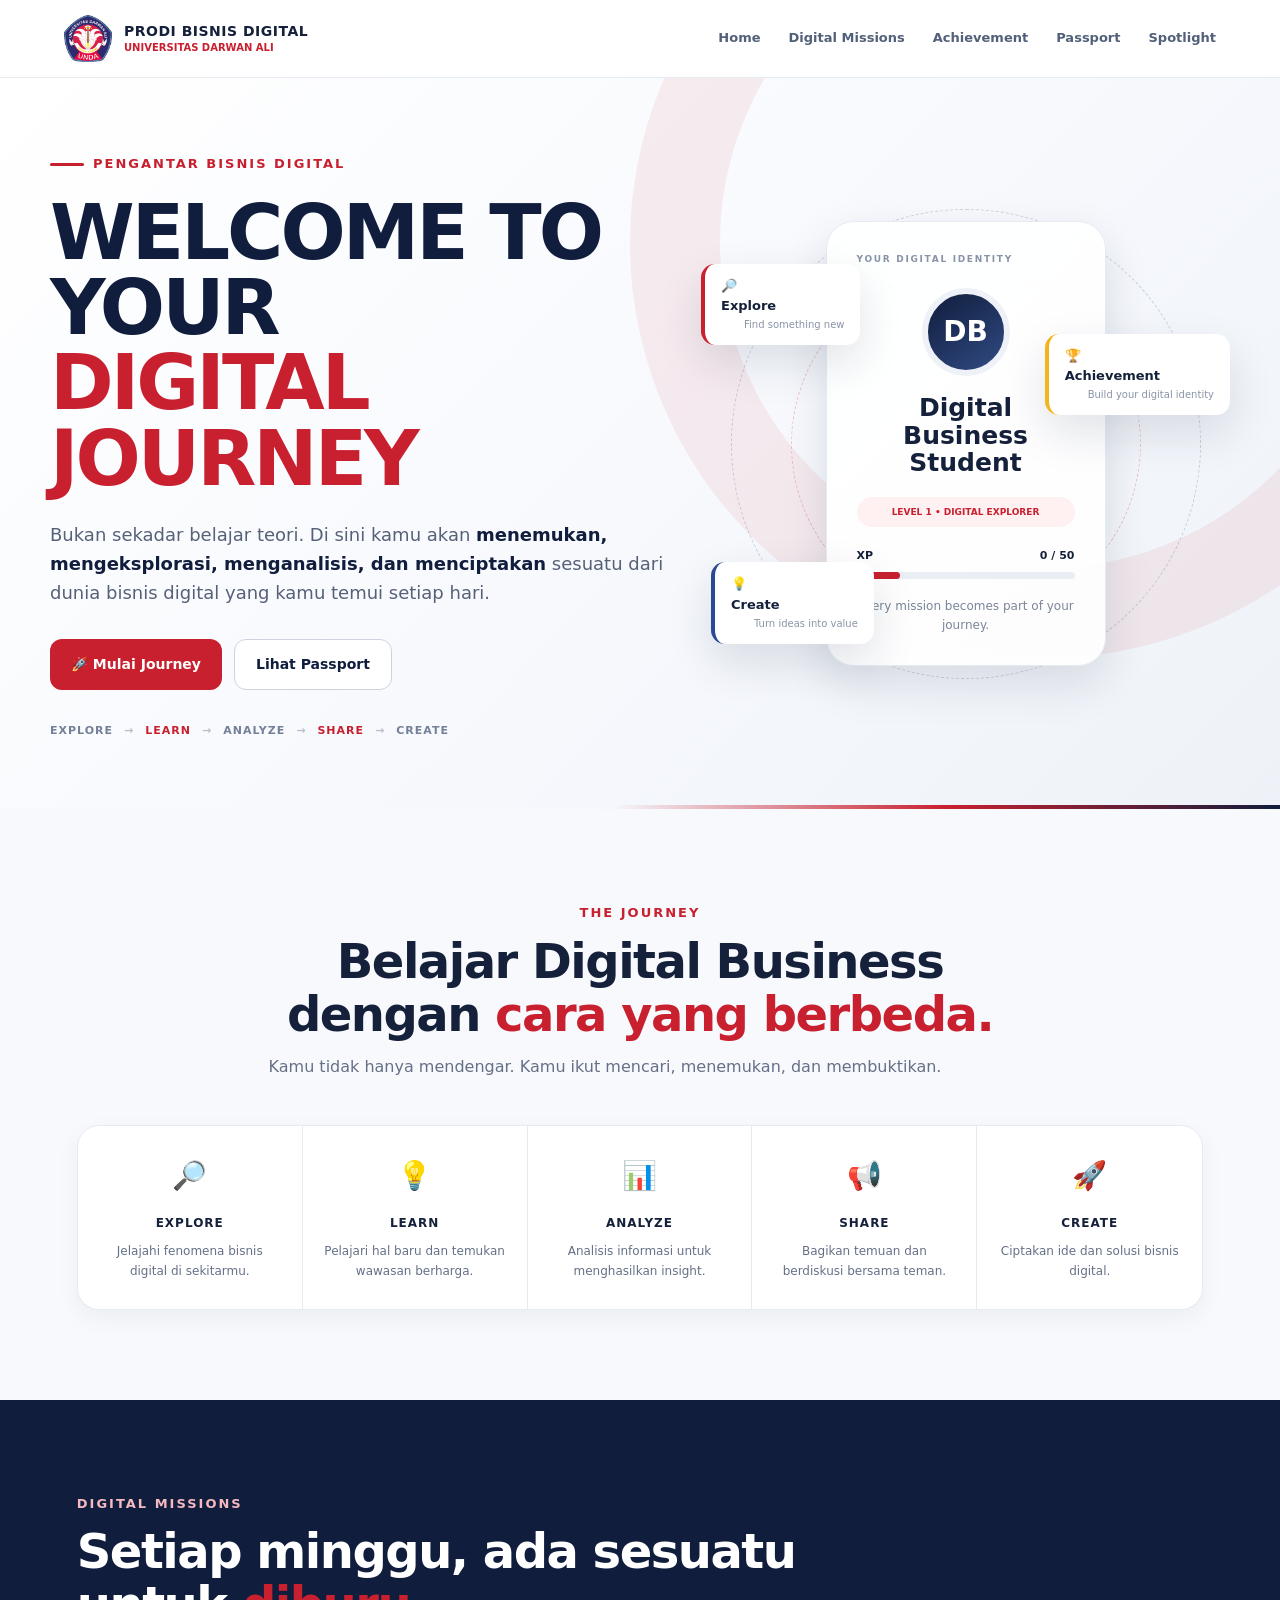
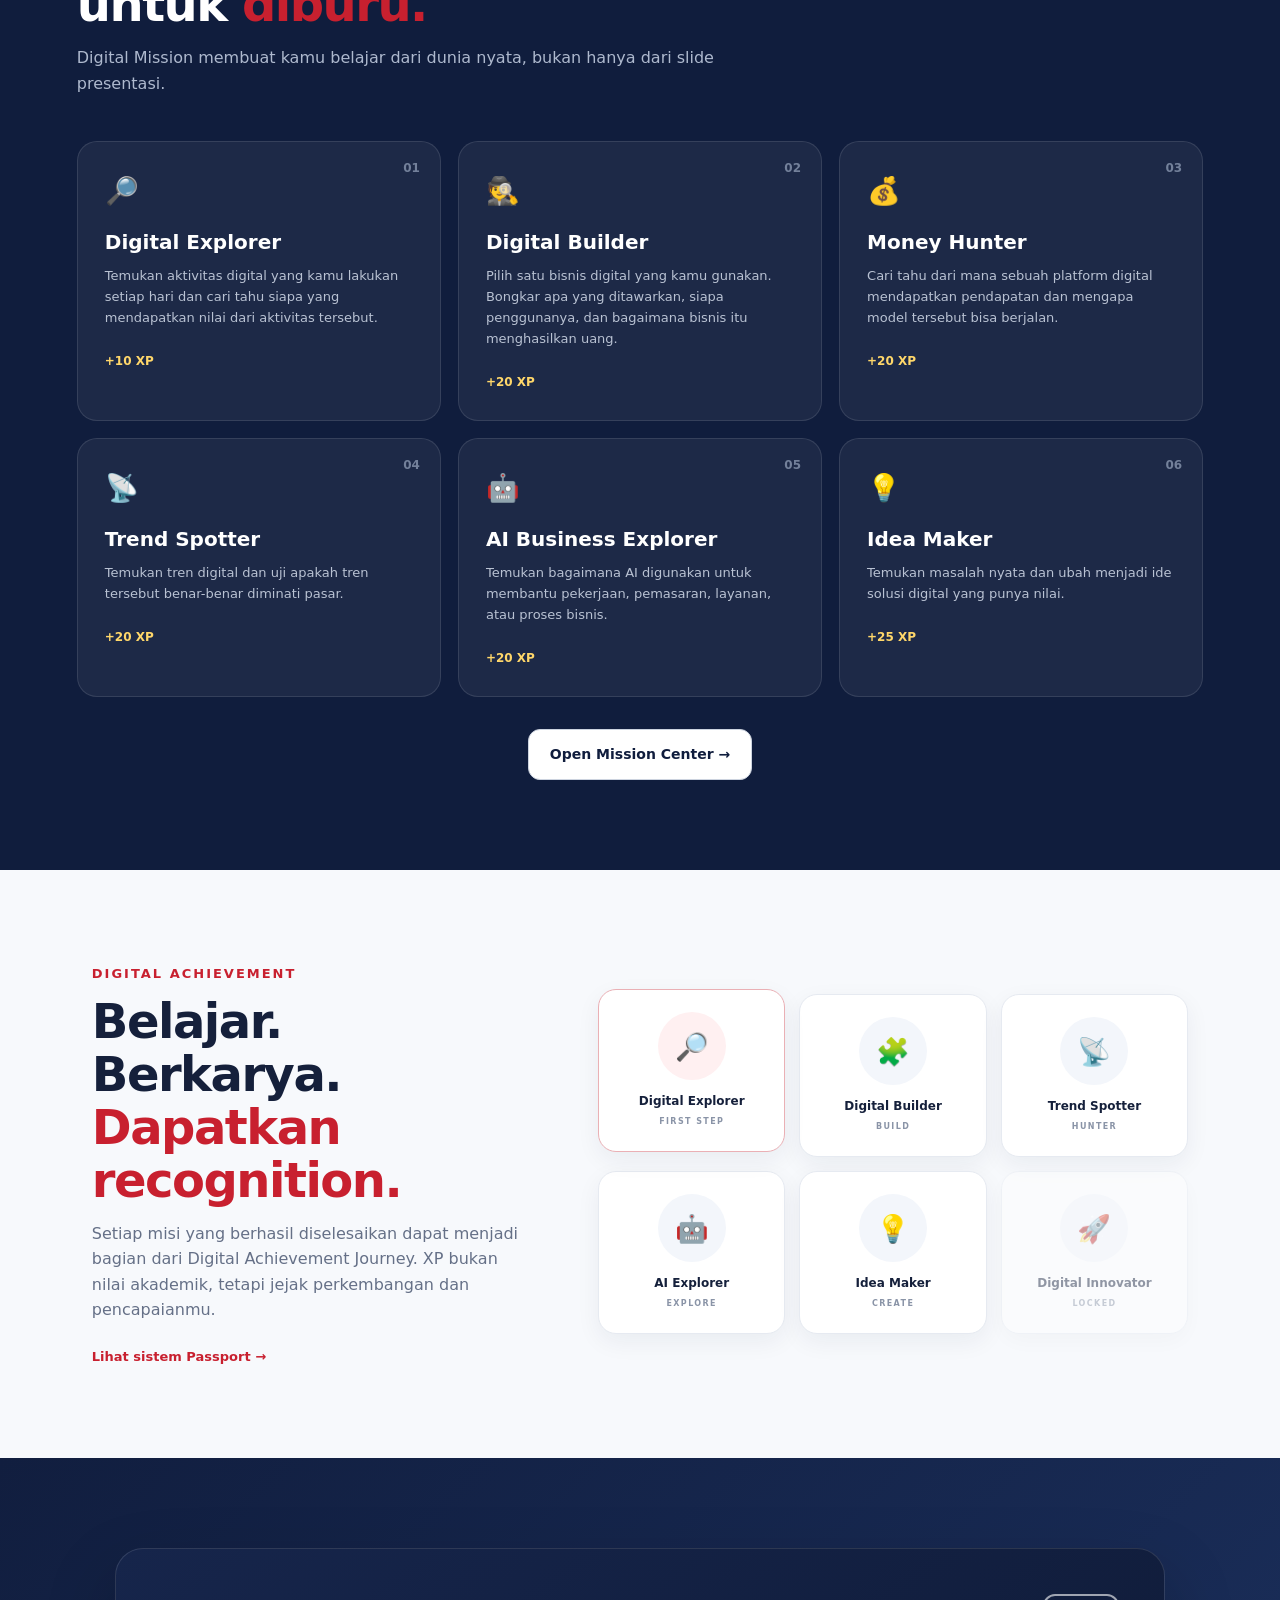
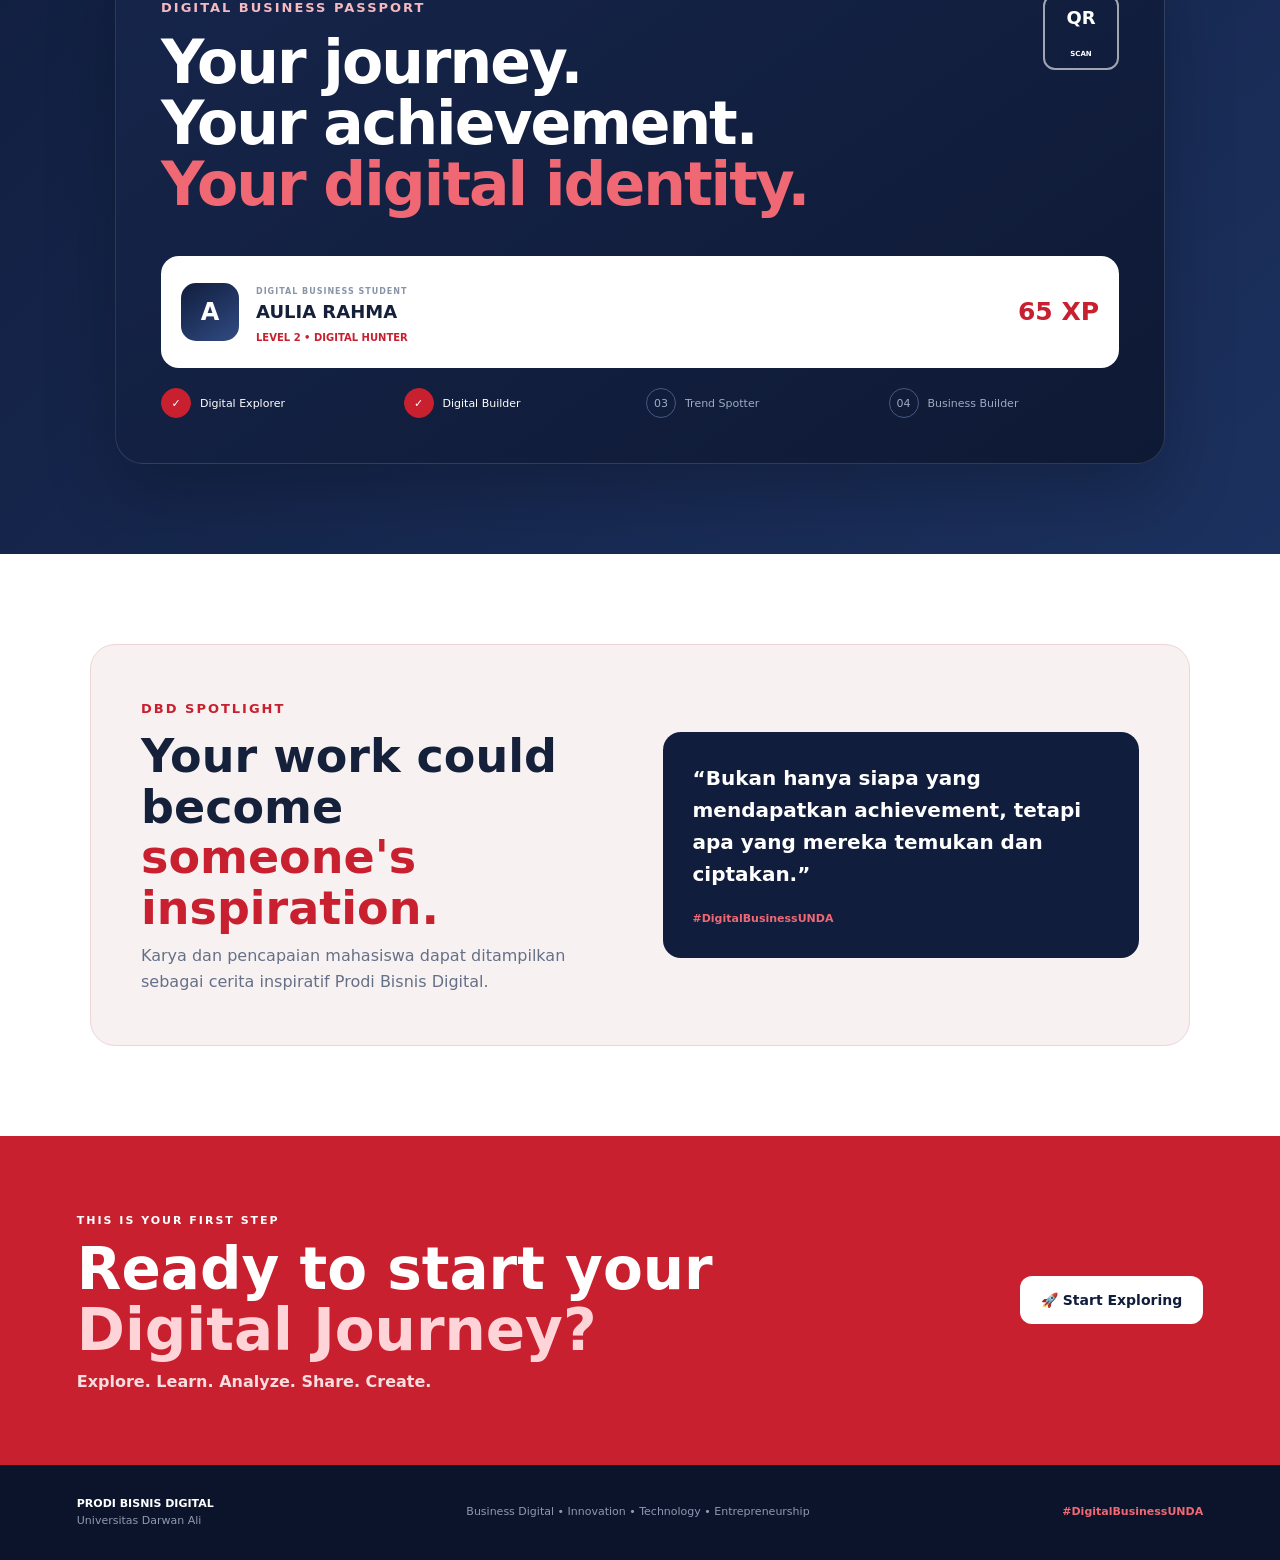
<file: index.html>
<!DOCTYPE html>
<html lang="id">
<head>
  <meta charset="UTF-8">
  <meta name="viewport" content="width=device-width, initial-scale=1.0">
  <meta name="description" content="Digital Business Passport - Prodi Bisnis Digital Universitas Darwan Ali">
  <title>Digital Business Passport | Bisnis Digital UNDA</title>
  <link rel="stylesheet" href="style.css">
</head>
<body>

  <header class="navbar">
    <a class="brand" href="#home">
      <img src="assets/unda-logo.png" alt="Logo Universitas Darwan Ali" class="brand-logo">
      <div>
        <strong>PRODI BISNIS DIGITAL</strong>
        <span>UNIVERSITAS DARWAN ALI</span>
      </div>
    </a>

    <button class="menu-toggle" aria-label="Buka menu" aria-expanded="false">☰</button>

    <nav class="nav-links">
      <a href="#home">Home</a>
      <a href="#missions">Digital Missions</a>
      <a href="#achievement">Achievement</a>
      <a href="#passport">Passport</a>
      <a href="#spotlight">Spotlight</a>
    </nav>
  </header>

  <main id="home">

    <section class="hero">
      <div class="hero-grid">
        <div class="hero-copy">
          <div class="eyebrow"><span></span> PENGANTAR BISNIS DIGITAL</div>
          <h1>WELCOME TO YOUR<br><em>DIGITAL JOURNEY</em></h1>
          <p class="hero-lead">
            Bukan sekadar belajar teori. Di sini kamu akan
            <b>menemukan, mengeksplorasi, menganalisis, dan menciptakan</b>
            sesuatu dari dunia bisnis digital yang kamu temui setiap hari.
          </p>

          <div class="hero-actions">
            <a class="btn btn-primary" href="missions.html">🚀 Mulai Journey</a>
            <a class="btn btn-secondary" href="passport.html?student=aulia">Lihat Passport</a>
          </div>

          <div class="journey-line">
            <span>EXPLORE</span><b>→</b>
            <span>LEARN</span><b>→</b>
            <span>ANALYZE</span><b>→</b>
            <span>SHARE</span><b>→</b>
            <span>CREATE</span>
          </div>
        </div>

        <div class="hero-visual">
          <div class="orbit orbit-1"></div>
          <div class="orbit orbit-2"></div>
          <div class="visual-card main-card">
            <div class="mini-label">YOUR DIGITAL IDENTITY</div>
            <div class="avatar-placeholder">DB</div>
            <h3>Digital Business<br>Student</h3>
            <div class="level-pill">LEVEL 1 • DIGITAL EXPLORER</div>
            <div class="xp-row">
              <span>XP</span><strong>0 / 50</strong>
            </div>
            <div class="xp-track"><i></i></div>
            <p>Every mission becomes part of your journey.</p>
          </div>
          <div class="floating-card fc-one">🔎 <b>Explore</b><small>Find something new</small></div>
          <div class="floating-card fc-two">🏆 <b>Achievement</b><small>Build your digital identity</small></div>
          <div class="floating-card fc-three">💡 <b>Create</b><small>Turn ideas into value</small></div>
        </div>
      </div>
    </section>

    <section class="intro section">
      <div class="section-heading centered">
        <span class="section-kicker">THE JOURNEY</span>
        <h2>Belajar Digital Business dengan <span>cara yang berbeda.</span></h2>
        <p>Kamu tidak hanya mendengar. Kamu ikut mencari, menemukan, dan membuktikan.</p>
      </div>

      <div class="steps">
        <article><div class="step-icon">🔎</div><b>EXPLORE</b><p>Jelajahi fenomena bisnis digital di sekitarmu.</p></article>
        <article><div class="step-icon">💡</div><b>LEARN</b><p>Pelajari hal baru dan temukan wawasan berharga.</p></article>
        <article><div class="step-icon">📊</div><b>ANALYZE</b><p>Analisis informasi untuk menghasilkan insight.</p></article>
        <article><div class="step-icon">📢</div><b>SHARE</b><p>Bagikan temuan dan berdiskusi bersama teman.</p></article>
        <article><div class="step-icon">🚀</div><b>CREATE</b><p>Ciptakan ide dan solusi bisnis digital.</p></article>
      </div>
    </section>

    <section id="missions" class="dark-section section">
      <div class="section-heading">
        <span class="section-kicker light">DIGITAL MISSIONS</span>
        <h2>Setiap minggu, ada sesuatu untuk <span>diburu.</span></h2>
        <p>Digital Mission membuat kamu belajar dari dunia nyata, bukan hanya dari slide presentasi.</p>
      </div>

      <div class="mission-grid">
        <article class="mission-card">
          <span class="mission-no">01</span><div class="mission-icon">🔎</div>
          <h3>Digital Explorer</h3>
          <p>Temukan aktivitas digital yang kamu lakukan setiap hari dan cari tahu siapa yang mendapatkan nilai dari aktivitas tersebut.</p>
          <span class="xp">+10 XP</span>
        </article>
        <article class="mission-card">
          <span class="mission-no">02</span><div class="mission-icon">🕵️</div>
          <h3>Digital Builder</h3>
          <p>Pilih satu bisnis digital yang kamu gunakan. Bongkar apa yang ditawarkan, siapa penggunanya, dan bagaimana bisnis itu menghasilkan uang.</p>
          <span class="xp">+20 XP</span>
        </article>
        <article class="mission-card">
          <span class="mission-no">03</span><div class="mission-icon">💰</div>
          <h3>Money Hunter</h3>
          <p>Cari tahu dari mana sebuah platform digital mendapatkan pendapatan dan mengapa model tersebut bisa berjalan.</p>
          <span class="xp">+20 XP</span>
        </article>
        <article class="mission-card">
          <span class="mission-no">04</span><div class="mission-icon">📡</div>
          <h3>Trend Spotter</h3>
          <p>Temukan tren digital dan uji apakah tren tersebut benar-benar diminati pasar.</p>
          <span class="xp">+20 XP</span>
        </article>
        <article class="mission-card">
          <span class="mission-no">05</span><div class="mission-icon">🤖</div>
          <h3>AI Business Explorer</h3>
          <p>Temukan bagaimana AI digunakan untuk membantu pekerjaan, pemasaran, layanan, atau proses bisnis.</p>
          <span class="xp">+20 XP</span>
        </article>
        <article class="mission-card">
          <span class="mission-no">06</span><div class="mission-icon">💡</div>
          <h3>Idea Maker</h3>
          <p>Temukan masalah nyata dan ubah menjadi ide solusi digital yang punya nilai.</p>
          <span class="xp">+25 XP</span>
        </article>
      </div>
      <div style="text-align:center;margin-top:32px"><a href="missions.html" class="btn btn-secondary" style="background:#fff">Open Mission Center →</a></div>
    </section>

    <section id="achievement" class="section achievement-section">
      <div class="achievement-copy">
        <span class="section-kicker">DIGITAL ACHIEVEMENT</span>
        <h2>Belajar. Berkarya.<br><span>Dapatkan recognition.</span></h2>
        <p>
          Setiap misi yang berhasil diselesaikan dapat menjadi bagian dari
          Digital Achievement Journey. XP bukan nilai akademik, tetapi jejak
          perkembangan dan pencapaianmu.
        </p>
        <a class="text-link" href="#passport">Lihat sistem Passport →</a>
      </div>

      <div class="badge-board">
        <div class="badge-card active"><div class="badge-circle">🔎</div><b>Digital Explorer</b><small>FIRST STEP</small></div>
        <div class="badge-card"><div class="badge-circle">🧩</div><b>Digital Builder</b><small>BUILD</small></div>
        <div class="badge-card"><div class="badge-circle">📡</div><b>Trend Spotter</b><small>HUNTER</small></div>
        <div class="badge-card"><div class="badge-circle">🤖</div><b>AI Explorer</b><small>EXPLORE</small></div>
        <div class="badge-card"><div class="badge-circle">💡</div><b>Idea Maker</b><small>CREATE</small></div>
        <div class="badge-card locked"><div class="badge-circle">🚀</div><b>Digital Innovator</b><small>LOCKED</small></div>
      </div>
    </section>

    <section id="passport" class="passport-section section">
      <div class="passport-preview">
        <div class="passport-top">
          <div>
            <span class="section-kicker light">DIGITAL BUSINESS PASSPORT</span>
            <h2>Your journey.<br>Your achievement.<br><span>Your digital identity.</span></h2>
          </div>
          <div class="qr-box">QR<br><small>SCAN</small></div>
        </div>

        <div class="sample-profile">
          <div class="sample-avatar">A</div>
          <div>
            <small>DIGITAL BUSINESS STUDENT</small>
            <h3>AULIA RAHMA</h3>
            <span>LEVEL 2 • DIGITAL HUNTER</span>
          </div>
          <strong>65 XP</strong>
        </div>

        <div class="timeline">
          <div class="done"><i>✓</i><span>Digital Explorer</span></div>
          <div class="done"><i>✓</i><span>Digital Builder</span></div>
          <div><i>03</i><span>Trend Spotter</span></div>
          <div><i>04</i><span>Business Builder</span></div>
        </div>
      </div>
    </section>

    <section id="spotlight" class="spotlight section">
      <div class="spotlight-box">
        <div>
          <span class="section-kicker">DBD SPOTLIGHT</span>
          <h2>Your work could become<br><span>someone's inspiration.</span></h2>
          <p>
            Karya dan pencapaian mahasiswa dapat ditampilkan sebagai cerita
            inspiratif Prodi Bisnis Digital.
          </p>
        </div>
        <div class="spotlight-quote">
          <b>“Bukan hanya siapa yang mendapatkan achievement, tetapi apa yang mereka temukan dan ciptakan.”</b>
          <span>#DigitalBusinessUNDA</span>
        </div>
      </div>
    </section>

    <section class="final-cta">
      <div>
        <span>THIS IS YOUR FIRST STEP</span>
        <h2>Ready to start your<br><em>Digital Journey?</em></h2>
        <p>Explore. Learn. Analyze. Share. Create.</p>
      </div>
      <a class="btn btn-light" href="#missions">🚀 Start Exploring</a>
    </section>

  </main>

  <footer>
    <div>
      <strong>PRODI BISNIS DIGITAL</strong>
      <span>Universitas Darwan Ali</span>
    </div>
    <p>Business Digital • Innovation • Technology • Entrepreneurship</p>
    <b>#DigitalBusinessUNDA</b>
  </footer>

  <script src="script.js"></script>
</body>
</html>
</file>
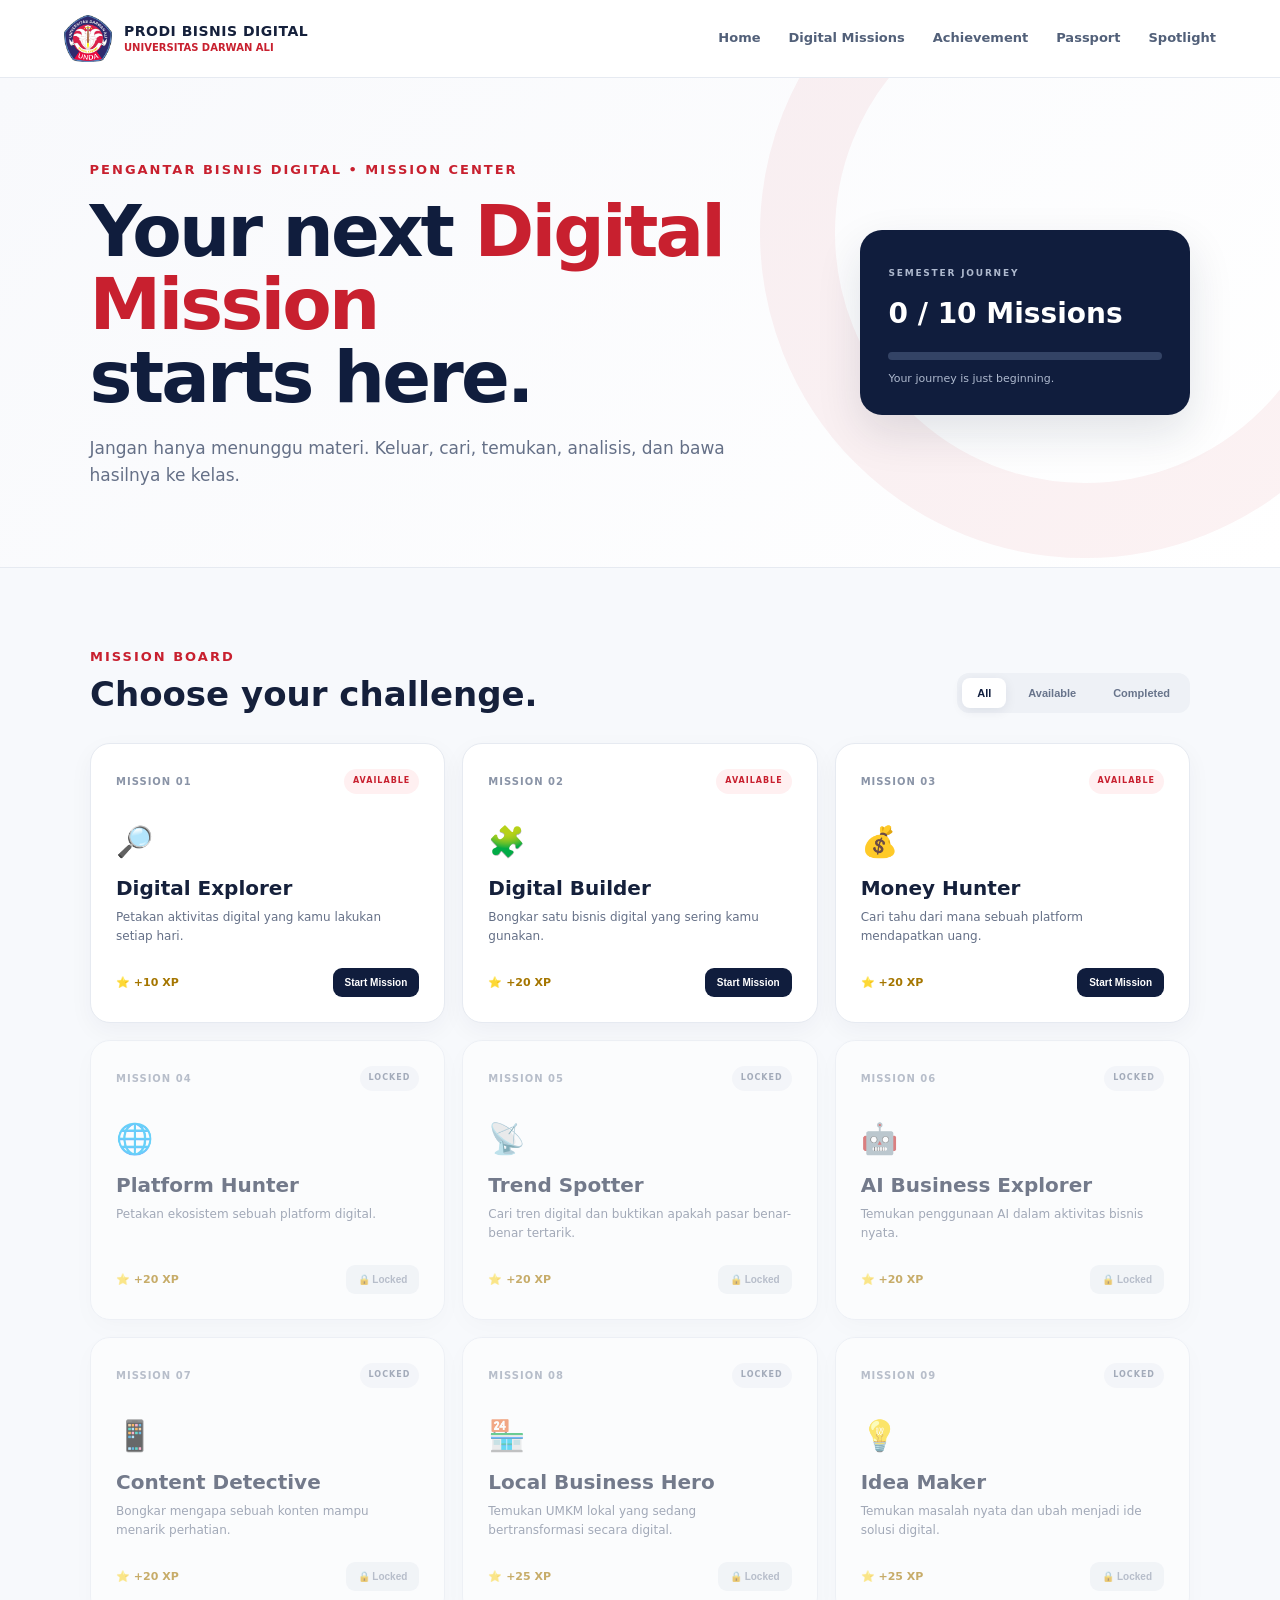
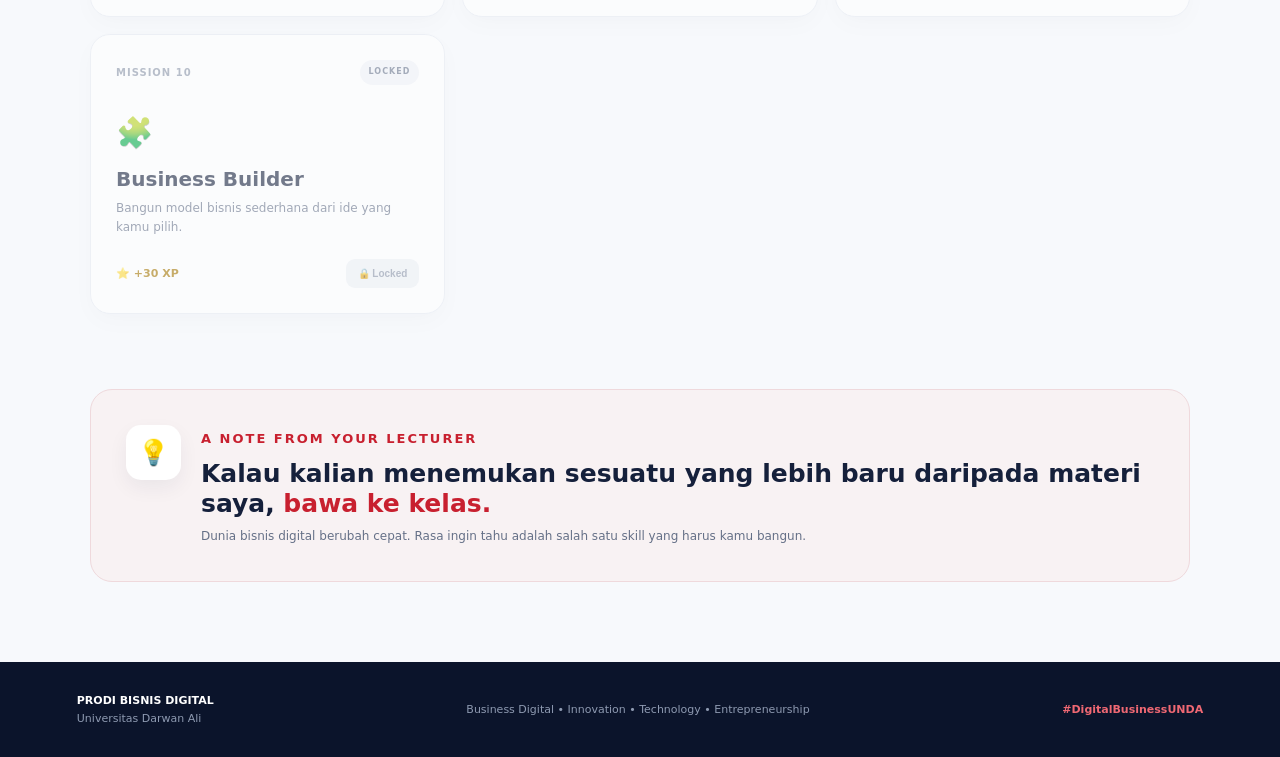
<file: missions.html>
<!DOCTYPE html>
<html lang="id">
<head>
  <meta charset="UTF-8">
  <meta name="viewport" content="width=device-width, initial-scale=1.0">
  <meta name="description" content="Digital Missions - Pengantar Bisnis Digital UNDA">
  <title>Digital Missions | Bisnis Digital UNDA</title>
  <link rel="stylesheet" href="style.css">
  <link rel="stylesheet" href="missions.css">
</head>
<body>

<header class="navbar">
  <a class="brand" href="index.html">
    <img src="assets/unda-logo.png" alt="Logo Universitas Darwan Ali" class="brand-logo">
    <div><strong>PRODI BISNIS DIGITAL</strong><span>UNIVERSITAS DARWAN ALI</span></div>
  </a>
  <button class="menu-toggle" aria-label="Buka menu" aria-expanded="false">☰</button>
  <nav class="nav-links">
    <a href="index.html">Home</a>
    <a class="active" href="missions.html">Digital Missions</a>
    <a href="index.html#achievement">Achievement</a>
    <a href="index.html#passport">Passport</a>
    <a href="index.html#spotlight">Spotlight</a>
  </nav>
</header>

<main>
  <section class="missions-hero">
    <div class="missions-hero-inner">
      <div>
        <span class="section-kicker">PENGANTAR BISNIS DIGITAL • MISSION CENTER</span>
        <h1>Your next <span>Digital Mission</span><br>starts here.</h1>
        <p>Jangan hanya menunggu materi. Keluar, cari, temukan, analisis, dan bawa hasilnya ke kelas.</p>
      </div>
      <div class="progress-card">
        <small>SEMESTER JOURNEY</small>
        <strong><span id="completedCount">0</span> / <span id="totalCount">10</span> Missions</strong>
        <div class="mission-progress"><i id="progressBar"></i></div>
        <span id="progressText">Your journey is just beginning.</span>
      </div>
    </div>
  </section>

  <section class="mission-center">
    <div class="filter-row">
      <div>
        <span class="section-kicker">MISSION BOARD</span>
        <h2>Choose your challenge.</h2>
      </div>
      <div class="filters" role="group" aria-label="Filter mission">
        <button class="filter active" data-filter="all">All</button>
        <button class="filter" data-filter="available">Available</button>
        <button class="filter" data-filter="completed">Completed</button>
      </div>
    </div>

    <div id="missionGrid" class="mission-board"></div>
  </section>

  <section class="mission-detail-wrap" id="missionDetail">
    <div class="mission-detail">
      <button class="close-detail" id="closeDetail">×</button>
      <div id="detailContent"></div>
    </div>
  </section>

  <section class="mission-note">
    <div class="note-icon">💡</div>
    <div>
      <span class="section-kicker">A NOTE FROM YOUR LECTURER</span>
      <h2>Kalau kalian menemukan sesuatu yang lebih baru daripada materi saya, <span>bawa ke kelas.</span></h2>
      <p>Dunia bisnis digital berubah cepat. Rasa ingin tahu adalah salah satu skill yang harus kamu bangun.</p>
    </div>
  </section>
</main>

<footer>
  <div><strong>PRODI BISNIS DIGITAL</strong><span>Universitas Darwan Ali</span></div>
  <p>Business Digital • Innovation • Technology • Entrepreneurship</p>
  <b>#DigitalBusinessUNDA</b>
</footer>

<script src="script.js"></script>
<script src="missions.js"></script>
</body>
</html>
</file>
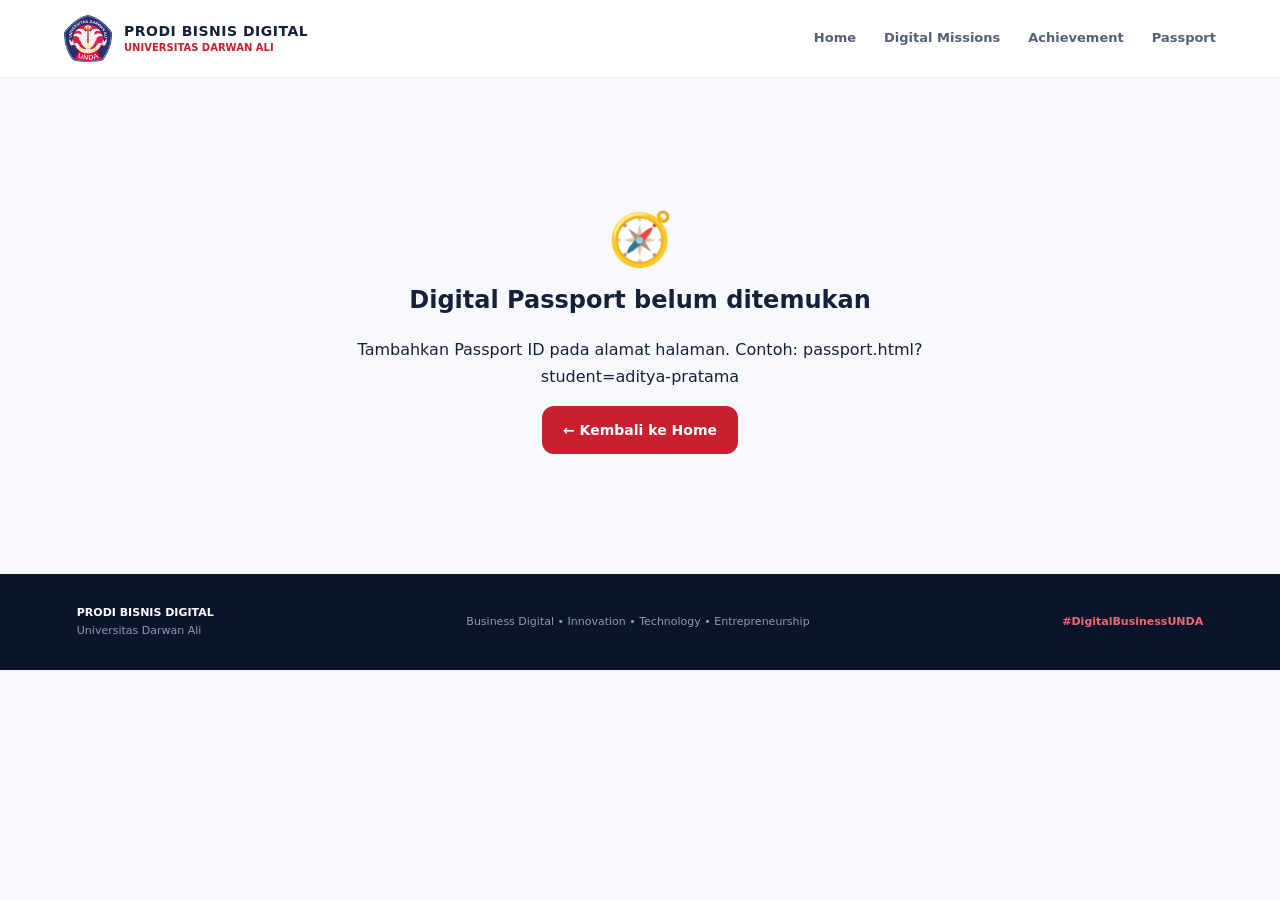
<file: passport.html>
<!DOCTYPE html>
<html lang="id">
<head>
  <meta charset="UTF-8">
  <meta name="viewport" content="width=device-width, initial-scale=1.0">
  <meta name="description" content="Digital Business Passport mahasiswa - Prodi Bisnis Digital UNDA">
  <title>My Digital Passport | Bisnis Digital UNDA</title>
  <link rel="stylesheet" href="style.css">
  <link rel="stylesheet" href="passport.css">
</head>
<body>

<header class="navbar">
  <a class="brand" href="index.html">
    <img src="assets/unda-logo.png" alt="Logo Universitas Darwan Ali" class="brand-logo">
    <div><strong>PRODI BISNIS DIGITAL</strong><span>UNIVERSITAS DARWAN ALI</span></div>
  </a>
  <button class="menu-toggle" aria-label="Buka menu" aria-expanded="false">☰</button>
  <nav class="nav-links">
    <a href="index.html">Home</a>
    <a href="missions.html">Digital Missions</a>
    <a href="index.html#achievement">Achievement</a>
    <a class="active" href="passport.html">Passport</a>
  </nav>
</header>

<main id="passportPage" class="passport-loading">
  <section class="passport-hero">
    <div class="passport-hero-inner">
      <div>
        <span class="section-kicker">DIGITAL BUSINESS PASSPORT</span>
        <h1 id="heroName">Your Digital Journey.</h1>
        <p>Ini bukan sekadar profil mahasiswa. Ini adalah jejak perjalanan, eksplorasi, karya, dan achievement-mu di dunia Bisnis Digital.</p>
      </div>
      <div class="passport-status"><span>●</span> DIGITAL IDENTITY</div>
    </div>
  </section>

  <section class="passport-wrap">
    <div class="profile-card">
      <div class="profile-main">
        <div class="profile-photo" id="profilePhoto">•</div>
        <div>
          <span class="mini-label">DIGITAL BUSINESS STUDENT</span>
          <h2 id="studentName">Loading Passport…</h2>
          <p id="studentClass">Mengambil data mahasiswa…</p>
          <span class="profile-nim" id="studentNim">NPM • —</span><span class="profile-strength" id="studentStrength">Strength • —</span>
        </div>
      </div>
      <div class="level-block">
        <span>LEVEL</span>
        <strong id="studentLevel">2</strong>
        <b id="levelTitle">DIGITAL HUNTER</b>
      </div>
    </div>

    <div class="stats-grid">
      <div class="stat-card xp-stat">
        <small>TOTAL XP</small><strong id="studentXP">—</strong><span>XP earned</span>
      </div>
      <div class="stat-card">
        <small>MISSIONS</small><strong id="missionDone">—</strong><span id="missionTotal">loading…</span>
      </div>
      <div class="stat-card">
        <small>ACHIEVEMENTS</small><strong id="achievementCount">—</strong><span>badges unlocked</span>
      </div>
      <div class="stat-card">
        <small>JOURNEY</small><strong id="journeyPercent">—</strong><span>semester progress</span>
      </div>
    </div>

    <div class="passport-grid">
      <section class="passport-panel journey-panel">
        <div class="panel-heading">
          <div><span class="section-kicker">MY DIGITAL JOURNEY</span><h3>Progress so far</h3></div>
          <span class="journey-percent" id="journeyPercent2">—</span>
        </div>
        <div class="big-progress"><i id="bigProgress"></i></div>
        <div class="journey-list" id="journeyList"></div>
      </section>

      <section class="passport-panel next-panel">
        <div class="panel-heading">
          <div><span class="section-kicker">NEXT ACHIEVEMENT</span><h3>What comes next?</h3></div>
        </div>
        <div id="nextAchievement"></div>
        <div id="specialRecognition" style="display:none;"></div>
      </section>
    </div>

    <div class="passport-grid lower">
      <section class="passport-panel">
        <div class="panel-heading"><div><span class="section-kicker">DIGITAL DISCOVERIES</span><h3>What I found</h3></div></div>
        <div id="discoveries"></div>
      </section>
      <section class="passport-panel">
        <div class="panel-heading"><div><span class="section-kicker">MY BUSINESS IDEA</span><h3>What I want to build</h3></div></div>
        <div class="idea-box" id="businessIdea"></div>
      </section>
    </div>

    <section class="passport-panel achievement-collection">
      <div class="panel-heading">
        <div><span class="section-kicker">MY ACHIEVEMENT COLLECTION</span><h3>Badges unlocked</h3></div>
        <span class="collection-count" id="collectionCount">—</span>
      </div>
      <div class="badge-collection" id="badgeCollection"></div>
    </section>

    <section class="passport-quote">
      <span>YOUR DIGITAL IDENTITY</span>
      <h2>Discover. Build. Share. <em>Grow.</em></h2>
      <p>Setiap misi adalah satu langkah. Setiap karya adalah bagian dari ceritamu.</p>
    </section>

    <div class="passport-actions">
      <a class="btn btn-secondary" href="missions.html">🔎 Explore Missions</a>
      <button class="btn btn-primary" onclick="window.print()">🖨️ Print / Save Passport</button>
    </div>
  </section>
</main>

<footer>
  <div><strong>PRODI BISNIS DIGITAL</strong><span>Universitas Darwan Ali</span></div>
  <p>Business Digital • Innovation • Technology • Entrepreneurship</p>
  <b>#DigitalBusinessUNDA</b>
</footer>

<script src="script.js"></script>
<script src="passport.js"></script>
</body>
</html>
</file>
<file: style.css>
:root{
  --navy:#101d3d;
  --navy-2:#172852;
  --red:#c8202f;
  --red-dark:#9f1522;
  --gold:#f3b51b;
  --ink:#15203b;
  --muted:#657087;
  --paper:#f7f9fc;
  --white:#fff;
  --line:#e6eaf1;
  --shadow:0 18px 45px rgba(16,29,61,.12);
}
*{box-sizing:border-box;margin:0;padding:0}
html{scroll-behavior:smooth}
body{font-family:Inter,ui-sans-serif,system-ui,-apple-system,BlinkMacSystemFont,"Segoe UI",sans-serif;color:var(--ink);background:var(--paper);line-height:1.6}
a{text-decoration:none;color:inherit}
.navbar{height:78px;background:rgba(255,255,255,.96);backdrop-filter:blur(14px);display:flex;align-items:center;justify-content:space-between;padding:0 clamp(20px,5vw,70px);position:sticky;top:0;z-index:20;border-bottom:1px solid var(--line)}
.brand{display:flex;align-items:center;gap:12px}
.brand-logo{width:48px;height:48px;object-fit:contain}
.brand div{display:flex;flex-direction:column;line-height:1.15}
.brand strong{font-size:14px;letter-spacing:.5px}
.brand span{font-size:10px;color:var(--red);font-weight:700;margin-top:3px}
.nav-links{display:flex;gap:28px;font-size:13px;font-weight:700;color:#526079}
.nav-links a:hover{color:var(--red)}
.menu-toggle{display:none;background:none;border:0;font-size:26px;color:var(--navy)}
.hero{min-height:680px;background:linear-gradient(135deg,#fff 0%,#f7f9fd 52%,#eef2f8 100%);overflow:hidden;position:relative}
.hero:before{content:"";position:absolute;right:-180px;top:-250px;width:650px;height:650px;border-radius:50%;border:90px solid rgba(200,32,47,.07)}
.hero:after{content:"";position:absolute;right:0;bottom:0;width:52%;height:4px;background:linear-gradient(90deg,transparent,var(--red),var(--navy))}
.hero-grid{max-width:1240px;margin:auto;min-height:680px;display:grid;grid-template-columns:1.08fr .92fr;align-items:center;padding:70px 30px;gap:30px}
.hero-copy{position:relative;z-index:2}
.eyebrow,.section-kicker{font-size:13px;font-weight:900;letter-spacing:2px;color:var(--red);display:inline-flex;align-items:center;gap:9px}
.eyebrow span{width:34px;height:3px;background:var(--red);display:inline-block;border-radius:5px}
.hero h1{font-size:clamp(45px,6vw,78px);line-height:.98;letter-spacing:-3px;margin:20px 0 25px;color:var(--navy)}
.hero h1 em{font-style:normal;color:var(--red)}
.hero-lead{font-size:18px;max-width:650px;color:#566178}
.hero-lead b{color:var(--navy)}
.hero-actions{display:flex;gap:12px;margin:32px 0}
.btn{display:inline-flex;align-items:center;justify-content:center;padding:13px 21px;border-radius:12px;font-weight:800;font-size:14px;transition:.2s transform,.2s box-shadow}
.btn:hover{transform:translateY(-2px);box-shadow:0 10px 24px rgba(16,29,61,.14)}
.btn-primary{background:var(--red);color:#fff}
.btn-secondary{border:1px solid #ccd3df;background:#fff;color:var(--navy)}
.btn-light{background:#fff;color:var(--navy)}
.journey-line{display:flex;align-items:center;gap:11px;flex-wrap:wrap;font-size:11px;font-weight:900;letter-spacing:1px;color:#748097}
.journey-line span:nth-of-type(2),.journey-line span:nth-of-type(4){color:var(--red)}
.journey-line b{color:#b7bfcc}
.hero-visual{height:510px;position:relative;display:flex;align-items:center;justify-content:center}
.orbit{position:absolute;border:1px dashed rgba(16,29,61,.18);border-radius:50%}
.orbit-1{width:470px;height:470px}
.orbit-2{width:350px;height:350px;border-color:rgba(200,32,47,.25)}
.main-card{width:280px;min-height:380px;background:rgba(255,255,255,.94);border:1px solid #e6eaf1;border-radius:28px;padding:30px;box-shadow:var(--shadow);position:relative;z-index:3}
.mini-label{font-size:9px;letter-spacing:1.7px;font-weight:900;color:#8993a7}
.avatar-placeholder,.sample-avatar{display:grid;place-items:center;background:linear-gradient(145deg,var(--navy),#314b83);color:#fff;font-weight:900}
.avatar-placeholder{width:88px;height:88px;border-radius:50%;font-size:28px;margin:22px auto 18px;border:6px solid #eef1f7}
.main-card h3{font-size:25px;line-height:1.1;text-align:center}
.level-pill{font-size:9px;font-weight:900;background:#fff0f1;color:var(--red);padding:8px;border-radius:20px;text-align:center;margin:20px 0}
.xp-row{display:flex;justify-content:space-between;font-size:11px;font-weight:800}
.xp-track{height:7px;background:#e9edf4;border-radius:10px;margin:7px 0 18px;overflow:hidden}
.xp-track i{display:block;width:20%;height:100%;background:var(--red);border-radius:10px}
.main-card p{text-align:center;font-size:12px;color:#7a8599}
.floating-card{position:absolute;z-index:4;background:#fff;padding:12px 16px;border-radius:14px;box-shadow:var(--shadow);font-size:13px;border-left:4px solid var(--red);display:flex;flex-direction:column}
.floating-card small{font-size:10px;color:#8a94a7;margin-left:23px}
.fc-one{left:0;top:75px}.fc-two{right:0;top:145px;border-left-color:var(--gold)}.fc-three{left:10px;bottom:55px;border-left-color:#294b91}
.section{padding:90px clamp(20px,6vw,80px)}
.section-heading{max-width:760px;margin-bottom:45px}
.section-heading.centered{text-align:center;margin-left:auto;margin-right:auto}
.section-heading h2,.achievement-copy h2{font-size:clamp(31px,4vw,48px);line-height:1.1;letter-spacing:-1.5px;margin:10px 0 14px}
.section-heading h2 span,.achievement-copy h2 span{color:var(--red)}
.section-heading p,.achievement-copy p{color:var(--muted);max-width:690px}
.steps{max-width:1150px;margin:auto;display:grid;grid-template-columns:repeat(5,1fr);border:1px solid var(--line);background:#fff;border-radius:22px;overflow:hidden;box-shadow:0 8px 25px rgba(16,29,61,.05)}
.steps article{padding:28px 20px;text-align:center;border-right:1px solid var(--line)}
.steps article:last-child{border-right:0}
.step-icon{font-size:28px;margin-bottom:10px}.steps b{font-size:12px;letter-spacing:1px}.steps p{font-size:12px;color:var(--muted);margin-top:8px}
.dark-section{background:var(--navy);color:#fff}
.section-kicker.light{color:#f5b9bf}
.dark-section .section-heading p{color:#aeb9ce}
.mission-grid{max-width:1150px;margin:auto;display:grid;grid-template-columns:repeat(3,1fr);gap:17px}
.mission-card{position:relative;background:rgba(255,255,255,.055);border:1px solid rgba(255,255,255,.11);padding:27px;border-radius:20px;min-height:235px;transition:.2s}
.mission-card:hover{transform:translateY(-4px);border-color:rgba(255,255,255,.28)}
.mission-no{position:absolute;right:20px;top:17px;color:#73809a;font-weight:900;font-size:12px}
.mission-icon{font-size:27px;margin-bottom:14px}.mission-card h3{font-size:20px}.mission-card p{font-size:13px;color:#b9c2d3;margin:8px 0 18px}.xp{display:inline-block;color:#ffd76a;font-weight:900;font-size:12px}
.achievement-section{max-width:1250px;margin:auto;display:grid;grid-template-columns:.85fr 1.15fr;gap:70px;align-items:center}
.text-link{display:inline-block;color:var(--red);font-weight:900;margin-top:24px;font-size:13px}
.badge-board{display:grid;grid-template-columns:repeat(3,1fr);gap:14px}
.badge-card{background:#fff;border:1px solid var(--line);border-radius:18px;padding:22px 12px;text-align:center;box-shadow:0 8px 24px rgba(16,29,61,.06)}
.badge-circle{width:68px;height:68px;border-radius:50%;background:#f3f6fb;display:grid;place-items:center;margin:0 auto 12px;font-size:27px}
.badge-card b{display:block;font-size:12px}.badge-card small{display:block;color:#8a94a7;font-size:8px;letter-spacing:1.4px;margin-top:5px;font-weight:900}
.badge-card.active{border-color:#eab0b5;transform:translateY(-5px)}.badge-card.active .badge-circle{background:#fff0f1}.badge-card.locked{opacity:.45}
.passport-section{background:linear-gradient(135deg,#111e3f,#1c315f);color:#fff}
.passport-preview{max-width:1050px;margin:auto;background:linear-gradient(145deg,#16254b,#0e1934);border:1px solid rgba(255,255,255,.12);border-radius:28px;padding:45px;box-shadow:0 30px 70px rgba(0,0,0,.22)}
.passport-top{display:flex;justify-content:space-between;align-items:flex-start}
.passport-top h2{font-size:clamp(35px,5vw,60px);line-height:1.02;letter-spacing:-2px;margin-top:12px}
.passport-top h2 span{color:#ef6873}
.qr-box{width:76px;height:76px;border:2px solid rgba(255,255,255,.6);display:grid;place-items:center;text-align:center;font-weight:900;border-radius:12px;font-size:18px}.qr-box small{font-size:7px}
.sample-profile{margin-top:40px;background:#fff;color:var(--ink);border-radius:18px;padding:20px;display:flex;align-items:center;gap:17px}
.sample-avatar{width:58px;height:58px;border-radius:15px;font-size:24px}
.sample-profile small{font-size:8px;letter-spacing:1px;color:#8a94a7;font-weight:900}.sample-profile h3{font-size:18px;line-height:1.2}.sample-profile span{font-size:10px;color:var(--red);font-weight:900}.sample-profile>strong{margin-left:auto;font-size:25px;color:var(--red)}
.timeline{display:grid;grid-template-columns:repeat(4,1fr);gap:12px;margin-top:20px}.timeline div{display:flex;align-items:center;gap:9px;font-size:11px;color:#9eabc2}.timeline i{width:30px;height:30px;border-radius:50%;display:grid;place-items:center;border:1px solid #465a83;font-style:normal}.timeline .done{color:#fff}.timeline .done i{background:var(--red);border-color:var(--red)}
.spotlight{background:#fff}
.spotlight-box{max-width:1100px;margin:auto;background:#f7f1f2;border:1px solid #efd5d8;border-radius:25px;padding:50px;display:grid;grid-template-columns:1fr 1fr;gap:45px;align-items:center}
.spotlight-box h2{font-size:clamp(30px,4vw,46px);line-height:1.1;margin:10px 0}.spotlight-box h2 span{color:var(--red)}.spotlight-box p{color:var(--muted)}
.spotlight-quote{background:var(--navy);color:#fff;border-radius:18px;padding:30px;font-size:20px}.spotlight-quote span{display:block;color:#ef6873;font-size:11px;font-weight:900;margin-top:20px}
.final-cta{padding:70px clamp(20px,6vw,80px);background:var(--red);color:#fff;display:flex;align-items:center;justify-content:space-between;gap:30px}
.final-cta span{font-size:11px;letter-spacing:2px;font-weight:900}.final-cta h2{font-size:clamp(35px,5vw,58px);line-height:1.05;margin:8px 0}.final-cta em{font-style:normal;color:#ffd4d8}.final-cta p{font-weight:700;opacity:.85}
footer{background:#0b142b;color:#fff;padding:30px clamp(20px,6vw,80px);display:flex;justify-content:space-between;align-items:center;gap:20px;font-size:11px}
footer div{display:flex;flex-direction:column}footer span,footer p{color:#8e9ab1}footer b{color:#ef6873}
@media(max-width:900px){
  .nav-links{display:none;position:absolute;top:78px;left:0;right:0;background:#fff;padding:18px 25px;border-bottom:1px solid var(--line);flex-direction:column;gap:14px}
  .nav-links.open{display:flex}.menu-toggle{display:block}
  .hero-grid{grid-template-columns:1fr;padding-top:55px}.hero-visual{height:430px}.fc-one{left:2%;top:40px}.fc-two{right:0;top:90px}.fc-three{left:5%;bottom:20px}
  .steps{grid-template-columns:repeat(2,1fr)}.steps article:nth-child(2n){border-right:0}.steps article:nth-child(-n+3){border-bottom:1px solid var(--line)}
  .mission-grid{grid-template-columns:repeat(2,1fr)}
  .achievement-section{grid-template-columns:1fr;gap:40px}.spotlight-box{grid-template-columns:1fr}
}
@media(max-width:600px){
  .navbar{height:70px}.brand-logo{width:42px;height:42px}.brand strong{font-size:11px}.brand span{font-size:8px}
  .hero{min-height:auto}.hero-grid{min-height:auto;padding:55px 20px 30px}.hero h1{font-size:45px;letter-spacing:-2px}.hero-lead{font-size:15px}.hero-actions{flex-direction:column;align-items:stretch}
  .journey-line{gap:6px;font-size:9px}.hero-visual{height:390px}.orbit-1{width:330px;height:330px}.orbit-2{width:250px;height:250px}.main-card{width:235px;min-height:330px;padding:22px}.main-card h3{font-size:21px}.avatar-placeholder{width:70px;height:70px}.floating-card{font-size:11px;padding:9px 11px}.floating-card small{font-size:8px}
  .section{padding:65px 20px}.steps,.mission-grid,.badge-board{grid-template-columns:1fr}.steps article{border-right:0!important;border-bottom:1px solid var(--line)}.steps article:last-child{border-bottom:0}
  .mission-card{min-height:0}.passport-preview{padding:28px 20px}.passport-top{gap:15px}.qr-box{width:58px;height:58px}.sample-profile{flex-wrap:nowrap;align-items:center;gap:14px}.sample-avatar{width:82px;height:82px;flex:0 0 82px;border-radius:18px;font-size:24px}.sample-profile>div{min-width:0}.sample-profile h3{font-size:17px}.sample-profile small{font-size:8px}.sample-profile span{font-size:9px}.sample-profile>strong{margin-left:auto;width:auto;flex:0 0 auto}.timeline{grid-template-columns:1fr 1fr}
  .spotlight-box{padding:28px}.spotlight-quote{font-size:16px}.final-cta{flex-direction:column;align-items:flex-start}footer{flex-direction:column;align-items:flex-start}
}
</file>
<file: missions.css>
.missions-hero{background:linear-gradient(135deg,#f8f9fc,#fff);border-bottom:1px solid var(--line);padding:78px clamp(20px,7vw,90px);position:relative;overflow:hidden}
.missions-hero:after{content:"";position:absolute;right:-130px;top:-170px;width:500px;height:500px;border:75px solid rgba(200,32,47,.055);border-radius:50%}
.missions-hero-inner{max-width:1150px;margin:auto;display:grid;grid-template-columns:1fr 330px;gap:55px;align-items:center;position:relative;z-index:1}
.missions-hero h1{font-size:clamp(42px,6vw,72px);line-height:1.02;letter-spacing:-2.8px;color:var(--navy);margin:13px 0 20px}
.missions-hero h1 span{color:var(--red)}
.missions-hero p{max-width:680px;color:var(--muted);font-size:17px}
.progress-card{background:var(--navy);color:#fff;border-radius:22px;padding:28px;box-shadow:var(--shadow)}
.progress-card small{font-size:9px;letter-spacing:1.8px;color:#aeb9ce;font-weight:900}
.progress-card strong{display:block;font-size:28px;margin:8px 0 15px}
.mission-progress{height:8px;background:#334365;border-radius:20px;overflow:hidden}.mission-progress i{display:block;height:100%;width:0;background:var(--red);transition:width .4s}
.progress-card>span{display:block;color:#aeb9ce;font-size:11px;margin-top:10px}
.mission-center{max-width:1150px;margin:auto;padding:75px 25px}
.filter-row{display:flex;justify-content:space-between;align-items:end;gap:25px;margin-bottom:30px}
.filter-row h2{font-size:34px;line-height:1.1;margin-top:7px}
.filters{display:flex;gap:7px;background:#eef1f6;padding:5px;border-radius:12px}
.filter{border:0;background:transparent;padding:9px 15px;border-radius:8px;font-weight:800;font-size:11px;color:#68748b;cursor:pointer}
.filter.active{background:#fff;color:var(--navy);box-shadow:0 3px 12px rgba(16,29,61,.08)}
.mission-board{display:grid;grid-template-columns:repeat(3,1fr);gap:17px}
.mission-tile{background:#fff;border:1px solid var(--line);border-radius:20px;padding:25px;position:relative;min-height:280px;display:flex;flex-direction:column;box-shadow:0 8px 25px rgba(16,29,61,.045);transition:.2s}
.mission-tile:hover{transform:translateY(-4px);box-shadow:var(--shadow)}
.mission-tile.completed{border-color:#b8d8c2}.mission-tile.locked{opacity:.58}
.tile-top{display:flex;justify-content:space-between;align-items:center}.mission-number{font-size:10px;font-weight:900;color:#8a94a7;letter-spacing:1px}
.status{font-size:8px;font-weight:900;letter-spacing:1px;padding:6px 9px;border-radius:20px;background:#f1f3f7;color:#68748b}.status.available{background:#fff0f1;color:var(--red)}.status.completed{background:#eaf7ee;color:#297443}
.tile-icon{font-size:30px;margin:24px 0 10px}.mission-tile h3{font-size:20px;line-height:1.2}.mission-tile p{font-size:12px;color:var(--muted);margin:8px 0 18px}
.tile-bottom{margin-top:auto;display:flex;align-items:center;justify-content:space-between;gap:10px}.tile-xp{font-size:11px;font-weight:900;color:#a57600}
.start-btn{border:0;background:var(--navy);color:#fff;border-radius:9px;padding:9px 12px;font-weight:800;font-size:10px;cursor:pointer}.start-btn:hover{background:var(--red)}
.start-btn.completed-btn{background:#edf7ef;color:#297443;cursor:default}.start-btn.locked-btn{background:#eef1f5;color:#8a94a7;cursor:not-allowed}
.mission-detail-wrap{position:fixed;inset:0;background:rgba(8,15,34,.65);z-index:50;display:none;padding:25px;overflow:auto}
.mission-detail-wrap.show{display:flex;align-items:center;justify-content:center}
.mission-detail{background:#fff;max-width:720px;width:100%;border-radius:25px;padding:42px;position:relative;box-shadow:0 30px 90px rgba(0,0,0,.3)}
.close-detail{position:absolute;right:18px;top:15px;width:35px;height:35px;border-radius:50%;border:0;background:#f0f2f6;font-size:24px;color:#667188;cursor:pointer}
.detail-head{display:flex;gap:18px;align-items:center}.detail-icon{width:65px;height:65px;border-radius:18px;background:#fff0f1;display:grid;place-items:center;font-size:30px}.detail-head small{font-size:9px;letter-spacing:1.5px;color:#8a94a7;font-weight:900}.detail-head h2{font-size:30px;line-height:1.1}.detail-xp{color:var(--red);font-size:11px;font-weight:900}
.detail-intro{font-size:15px;color:var(--muted);margin:25px 0}
.detail-block{border:1px solid var(--line);border-radius:15px;padding:18px;margin-top:12px}.detail-block b{font-size:12px}.detail-block ul{margin:8px 0 0 20px;color:#667188;font-size:12px}
.detail-actions{display:flex;justify-content:flex-end;margin-top:25px;gap:10px}.detail-actions a,.detail-actions button{border:0;border-radius:10px;padding:12px 16px;font-weight:800;font-size:11px;cursor:pointer}.detail-submit{background:var(--red);color:#fff}.detail-close{background:#eef1f6;color:var(--navy)}
.mission-note{max-width:1100px;margin:0 auto 80px;background:#f8f2f3;border:1px solid #efd9dc;border-radius:22px;padding:35px;display:flex;gap:20px;align-items:flex-start}
.note-icon{width:55px;height:55px;background:#fff;border-radius:15px;display:grid;place-items:center;font-size:25px;box-shadow:0 8px 20px rgba(16,29,61,.06);flex:none}
.mission-note h2{font-size:25px;line-height:1.2;margin:8px 0}.mission-note h2 span{color:var(--red)}.mission-note p{font-size:12px;color:var(--muted)}
@media(max-width:900px){.missions-hero-inner{grid-template-columns:1fr}.mission-board{grid-template-columns:repeat(2,1fr)}}
@media(max-width:600px){.missions-hero{padding:55px 20px}.missions-hero h1{font-size:45px}.missions-hero p{font-size:14px}.mission-center{padding:55px 20px}.filter-row{align-items:flex-start;flex-direction:column}.filters{width:100%}.filter{flex:1}.mission-board{grid-template-columns:1fr}.mission-detail{padding:32px 22px}.mission-note{margin:0 20px 55px;padding:25px;flex-direction:column}}
</file>
<file: passport.css>
/* Prevent the demo passport data from flashing before Google Sheets loads. */
.passport-loading {
  visibility: hidden;
}

.passport-loading.passport-ready {
  visibility: visible;
}

.passport-hero {
  background: linear-gradient(135deg, #111e3f, #1c315f);
  color: #fff;
  padding: 72px 25px
}

.passport-hero-inner {
  max-width: 1100px;
  margin: auto;
  display: flex;
  justify-content: space-between;
  gap: 30px;
  align-items: end
}

.passport-hero h1 {
  font-size: clamp(40px, 6vw, 68px);
  line-height: 1.02;
  letter-spacing: -2.5px;
  margin: 12px 0
}

.passport-hero p {
  color: #b9c4d8;
  max-width: 680px;
  font-size: 15px
}

.passport-status {
  border: 1px solid rgba(255, 255, 255, .2);
  padding: 10px 15px;
  border-radius: 30px;
  font-size: 9px;
  font-weight: 900;
  letter-spacing: 1.5px;
  white-space: nowrap
}

.passport-status span {
  color: #52c878
}

.passport-wrap {
  max-width: 1100px;
  margin: -35px auto 80px;
  padding: 0 20px;
  position: relative
}

.profile-card {
  background: #fff;
  border: 1px solid var(--line);
  border-radius: 23px;
  padding: 28px 30px;
  display: flex;
  align-items: center;
  justify-content: space-between;
  gap: 26px;
  box-shadow: var(--shadow)
}

.profile-main {
  display: flex;
  align-items: center;
  gap: 22px;
  min-width: 0
}

.profile-photo {
  width: 110px;
  height: 110px;
  border-radius: 22px;
  background: linear-gradient(145deg, var(--navy), #314b83);
  color: #fff;
  display: grid;
  place-items: center;
  font-size: 40px;
  font-weight: 900;
  overflow: hidden;
  flex: none
}

.profile-photo img {
  width: 100%;
  height: 100%;
  object-fit: cover;
  display: block
}

.mini-label {
  font-size: 8px;
  letter-spacing: 1.5px;
  color: #8b95a8;
  font-weight: 900
}

.profile-card h2 {
  font-size: 27px;
  line-height: 1.1;
  margin: 4px 0
}

.profile-card p {
  font-size: 12px;
  color: var(--muted)
}

.profile-nim {
  font-size: 9px;
  color: var(--red);
  font-weight: 900
}

.level-block {
  min-width: 155px;
  text-align: center;
  background: #fff0f1;
  border-radius: 17px;
  padding: 13px
}

.level-block span {
  display: block;
  font-size: 8px;
  letter-spacing: 1px;
  color: #9a6470;
  font-weight: 900
}

.level-block strong {
  font-size: 30px;
  display: block;
  color: var(--red);
  line-height: 1.1
}

.level-block b {
  font-size: 9px;
  color: var(--red)
}

.stats-grid {
  display: grid;
  grid-template-columns: repeat(4, 1fr);
  gap: 13px;
  margin: 18px 0
}

.stat-card {
  background: #fff;
  border: 1px solid var(--line);
  border-radius: 17px;
  padding: 19px
}

.stat-card small {
  font-size: 8px;
  letter-spacing: 1.3px;
  font-weight: 900;
  color: #8b95a8
}

.stat-card strong {
  display: block;
  font-size: 29px;
  line-height: 1.15;
  margin: 4px 0
}

.stat-card span {
  font-size: 10px;
  color: #8791a4
}

.xp-stat strong {
  color: var(--red)
}

.passport-grid {
  display: grid;
  grid-template-columns: 1.1fr .9fr;
  gap: 18px
}

.passport-grid.lower {
  margin-top: 18px
}

.passport-panel {
  background: #fff;
  border: 1px solid var(--line);
  border-radius: 20px;
  padding: 27px
}

.panel-heading {
  display: flex;
  justify-content: space-between;
  align-items: end;
  gap: 15px;
  margin-bottom: 20px
}

.panel-heading h3 {
  font-size: 22px;
  margin-top: 5px
}

.journey-percent {
  font-weight: 900;
  color: var(--red);
  font-size: 14px
}

.big-progress {
  height: 9px;
  background: #e9edf4;
  border-radius: 20px;
  overflow: hidden;
  margin-bottom: 24px
}

.big-progress i {
  height: 100%;
  width: 20%;
  display: block;
  background: var(--red);
  border-radius: 20px;
  transition: .3s
}

.journey-list {
  display: flex;
  flex-direction: column
}

.journey-item {
  display: grid;
  grid-template-columns: 30px 1fr auto;
  gap: 11px;
  align-items: center;
  padding: 12px 0;
  border-bottom: 1px solid #edf0f4
}

.journey-item:last-child {
  border-bottom: 0
}

.journey-dot {
  width: 28px;
  height: 28px;
  border-radius: 50%;
  display: grid;
  place-items: center;
  border: 1px solid #d9dee8;
  font-size: 10px;
  font-weight: 900;
  color: #8993a7
}

.journey-item.done .journey-dot {
  background: var(--red);
  border-color: var(--red);
  color: #fff
}

.journey-item b {
  font-size: 11px
}

.journey-item small {
  font-size: 9px;
  color: #8b95a8
}

.journey-item .earned {
  font-size: 9px;
  color: #a57600;
  font-weight: 900
}

.badge-list {
  display: grid;
  grid-template-columns: 1fr 1fr;
  gap: 12px
}

.passport-badge {
  border: 1px solid var(--line);
  border-radius: 15px;
  padding: 15px;
  text-align: center
}

.passport-badge .badge-symbol {
  width: 55px;
  height: 55px;
  border-radius: 50%;
  background: #fff0f1;
  display: grid;
  place-items: center;
  margin: auto;
  font-size: 25px
}

.passport-badge b {
  display: block;
  font-size: 10px;
  margin-top: 8px
}

.passport-badge small {
  font-size: 7px;
  color: #8b95a8;
  letter-spacing: 1px;
  font-weight: 900
}

.passport-badge.locked {
  opacity: .4
}

.passport-badge.locked .badge-symbol {
  background: #f1f3f7
}

.badge-empty {
  grid-column: 1/-1;
  border: 1px dashed #d9dee8;
  border-radius: 15px;
  padding: 35px 20px;
  text-align: center;
  background: #fafbfc
}

.badge-empty-symbol {
  width: 55px;
  height: 55px;
  border-radius: 50%;
  background: #f1f3f7;
  display: grid;
  place-items: center;
  margin: 0 auto 12px;
  font-size: 25px
}

.badge-empty b {
  display: block;
  font-size: 11px
}

.badge-empty small {
  display: block;
  margin-top: 7px;
  color: #8b95a8;
  font-size: 9px;
  line-height: 1.5
}

.discovery {
  background: #f7f8fb;
  border-radius: 14px;
  padding: 17px;
  margin-bottom: 10px
}

.discovery:last-child {
  margin-bottom: 0
}

.discovery b {
  font-size: 10px
}

.discovery p {
  font-size: 12px;
  color: #68748b;
  margin-top: 5px
}

.discovery span {
  font-size: 8px;
  color: var(--red);
  font-weight: 900
}

.idea-box {
  background: linear-gradient(135deg, #111e3f, #1c315f);
  color: #fff;
  border-radius: 16px;
  padding: 24px;
  min-height: 160px;
  display: flex;
  align-items: center
}

.idea-box p {
  font-size: 15px;
  line-height: 1.5
}

.idea-empty {
  color: #9ba7bd;
  font-size: 12px
}

.passport-quote {
  margin-top: 18px;
  background: #f8f2f3;
  border: 1px solid #efd9dc;
  border-radius: 20px;
  padding: 32px;
  text-align: center
}

.passport-quote span {
  font-size: 9px;
  letter-spacing: 2px;
  color: var(--red);
  font-weight: 900
}

.passport-quote h2 {
  font-size: 34px;
  margin: 6px 0
}

.passport-quote em {
  font-style: normal;
  color: var(--red)
}

.passport-quote p {
  font-size: 12px;
  color: var(--muted)
}

.passport-actions {
  display: flex;
  justify-content: center;
  gap: 10px;
  margin-top: 22px
}

@media(max-width:800px) {
  .passport-hero-inner {
    flex-direction: column;
    align-items: flex-start
  }

  .profile-card {
    align-items: flex-start;
    flex-direction: column;
    padding: 24px
  }

  .profile-main {
    width: 100%;
    gap: 20px
  }

  .profile-photo {
    width: 100px;
    height: 100px
  }

  .level-block {
    width: 100%;
    box-sizing: border-box
  }

  .stats-grid {
    grid-template-columns: 1fr 1fr
  }

  .passport-grid {
    grid-template-columns: 1fr
  }
}

@media(max-width:520px) {
  .passport-hero {
    padding: 55px 20px
  }

  .passport-wrap {
    padding: 0 15px
  }

  .profile-card {
    padding: 20px
  }

  .profile-main {
    align-items: center;
    gap: 16px
  }

  .profile-photo {
    width: 90px;
    height: 90px;
    border-radius: 20px;
    font-size: 32px
  }

  .profile-card h2 {
    font-size: 21px
  }

  .profile-card p {
    font-size: 11px
  }

  .profile-nim {
    font-size: 9px
  }

  .profile-strength {
    font-size: 8.5px
  }

  .stats-grid {
    grid-template-columns: 1fr 1fr
  }

  .stat-card {
    padding: 14px
  }

  .stat-card strong {
    font-size: 23px
  }

  .badge-list {
    grid-template-columns: 1fr 1fr
  }

  .passport-actions {
    flex-direction: column
  }

  .passport-actions .btn {
    width: 100%
  }
}

@media print {

  .navbar,
  .passport-hero,
  .passport-actions,
  footer {
    display: none !important
  }

  body {
    background: #fff
  }

  .passport-wrap {
    margin: 0 auto;
    padding: 0;
    max-width: 100%
  }

  .profile-card,
  .passport-panel,
  .stat-card {
    box-shadow: none
  }
}

/* Final Passport information architecture */
.next-achievement {
  background: linear-gradient(135deg, #111e3f, #1c315f);
  color: #fff;
  border-radius: 17px;
  padding: 24px;
  display: flex;
  gap: 16px;
  align-items: center;
  min-height: 165px
}

.next-achievement.complete {
  background: linear-gradient(135deg, #1d4b35, #2c7650)
}

.next-icon {
  width: 62px;
  height: 62px;
  border-radius: 18px;
  background: rgba(255, 255, 255, .12);
  display: grid;
  place-items: center;
  font-size: 29px;
  flex: none
}

.next-achievement span {
  font-size: 8px;
  letter-spacing: 1.6px;
  font-weight: 900;
  color: #ffb8bd
}

.next-achievement h4 {
  font-size: 21px;
  margin: 5px 0
}

.next-achievement p {
  font-size: 11px;
  line-height: 1.55;
  color: #d3dbea;
  margin: 0 0 8px
}

.next-achievement strong {
  font-size: 11px;
  color: #ffd15b
}

.discovery-empty {
  background: #f7f8fb;
  border-radius: 14px;
  padding: 28px;
  text-align: center;
  color: #78849a
}

.discovery-empty span {
  font-size: 28px;
  display: block;
  margin-bottom: 8px
}

.discovery-empty b {
  display: block;
  color: #18284c;
  font-size: 11px
}

.discovery-empty p {
  font-size: 10px;
  line-height: 1.5;
  margin-top: 6px
}

.discovery p {
  font-size: 12px;
  line-height: 1.65;
  color: #59667d;
  margin-top: 7px
}

.idea-content span {
  font-size: 8px;
  letter-spacing: 1.4px;
  color: #ffb8bd;
  font-weight: 900
}

.idea-content p {
  font-size: 15px;
  line-height: 1.6;
  margin-top: 8px
}

.idea-empty {
  width: 100%;
  text-align: center;
  color: #aeb8c9
}

.idea-empty span {
  font-size: 27px;
  display: block;
  margin-bottom: 7px
}

.idea-empty b {
  display: block;
  color: #fff;
  font-size: 12px
}

.idea-empty p {
  font-size: 10px;
  line-height: 1.5;
  margin-top: 6px
}

.achievement-collection {
  margin-top: 18px
}

.collection-count {
  font-weight: 900;
  color: var(--red);
  font-size: 13px
}

.badge-collection {
  display: flex;
  flex-wrap: wrap;
  gap: 10px
}

.collection-badge {
  border: 1px solid var(--line);
  background: #fafbfc;
  border-radius: 14px;
  padding: 10px 13px;
  display: flex;
  align-items: center;
  gap: 8px
}

.collection-badge span {
  font-size: 19px
}

.collection-badge b {
  font-size: 9px
}

.collection-empty {
  width: 100%;
  border: 1px dashed #d9dee8;
  border-radius: 14px;
  padding: 24px;
  text-align: center;
  color: #7f8a9e;
  font-size: 10px
}

@media(max-width:520px) {
  .next-achievement {
    padding: 18px
  }

  .next-icon {
    width: 52px;
    height: 52px
  }

  .collection-badge {
    flex: 1 1 calc(50% - 10px);
    justify-content: center
  }
}

.profile-strength {
  display: block;
  font-size: 9px;
  color: #68748b;
  margin-top: 5px;
  max-width: 500px
}
/* =========================================
   SPECIAL AWARDS / SPECIAL RECOGNITION
   ========================================= */

.special-recognition {
  margin-top: 24px;
  padding: 26px;
  border-radius: 20px;
  background: linear-gradient(135deg, #fff7d6, #fffdf5);
  border: 2px solid #f5c542;
  box-shadow: 0 12px 28px rgba(245, 197, 66, 0.18);
}

.special-recognition-heading {
  margin-bottom: 20px;
}

.special-recognition-heading .section-kicker {
  display: block;
  margin-bottom: 7px;
  color: #d51f35;
  font-weight: 900;
}

.special-recognition-heading h3 {
  margin: 0;
  font-size: 25px;
  color: #071d49;
}

.special-awards-list {
  display: flex;
  flex-direction: column;
  gap: 14px;
}

.special-award-item {
  display: flex;
  align-items: center;
  gap: 18px;
  padding: 18px 20px;
  border-radius: 18px;
  background: #ffffff;
  border: 2px solid #f7d45b;
  box-shadow: 0 6px 16px rgba(245, 197, 66, 0.12);
}

.special-award-icon {
  width: 54px;
  height: 54px;
  flex: 0 0 54px;
  display: flex;
  align-items: center;
  justify-content: center;
  border-radius: 16px;
  background: linear-gradient(135deg, #ffd84d, #ffb300);
  box-shadow: 0 5px 12px rgba(255, 179, 0, 0.25);
  font-size: 28px;
}

.special-award-info {
  flex: 1;
  min-width: 0;
}

.special-award-info strong {
  display: block;
  font-size: 18px;
  line-height: 1.3;
  color: #071d49;
}

.special-award-info span {
  display: block;
  margin-top: 5px;
  font-size: 14px;
  color: #68758a;
}

.special-award-xp {
  flex-shrink: 0;
  padding: 9px 14px;
  border-radius: 12px;
  background: #fff1a8;
  color: #c88700;
  font-weight: 900;
  font-size: 16px;
  white-space: nowrap;
}
</file>
